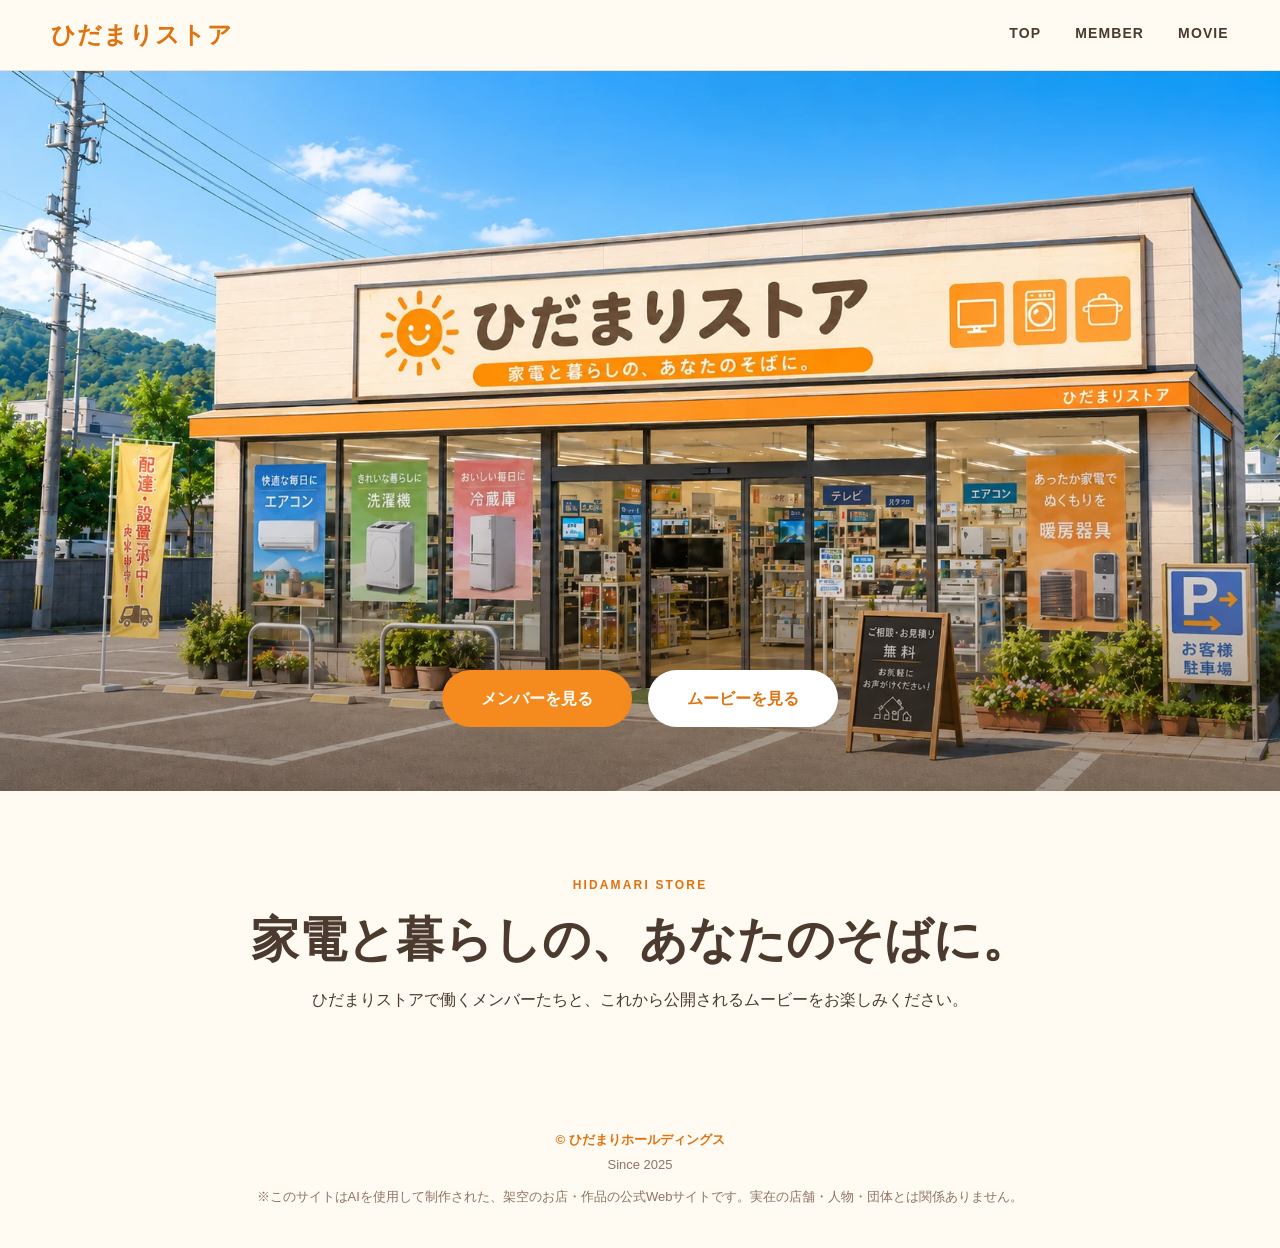
<file: index.html>
<!doctype html>
<html lang="ja">
<head>
  <meta charset="utf-8">
  <meta name="viewport" content="width=device-width,initial-scale=1">
  <title>ひだまりストア</title>
  <link rel="stylesheet" href="assets/css/style.css">
</head>
<body>
  <header class="site-header">
    <a class="brand" href="index.html">ひだまりストア</a>
    <nav class="nav">
      <a href="index.html">TOP</a>
      <a href="member/">MEMBER</a>
      <a href="movie/">MOVIE</a>
    </nav>
  </header>

  <main>
    <section class="hero" aria-label="ひだまりストア">
      <div class="hero-overlay">
        <div class="hero-actions">
          <a class="button primary" href="member/">メンバーを見る</a>
          <a class="button secondary" href="movie/">ムービーを見る</a>
        </div>
      </div>
    </section>

    <section class="intro section">
      <p class="eyebrow">HIDAMARI STORE</p>
      <h1>家電と暮らしの、あなたのそばに。</h1>
      <p>ひだまりストアで働くメンバーたちと、これから公開されるムービーをお楽しみください。</p>
    </section>
  </main>

  <footer class="site-footer">
    <div><a class="corporate-link" href="staff/">© ひだまりホールディングス</a></div>
    <div class="footer-sub">Since 2025</div>
    <p class="site-disclaimer">※このサイトはAIを使用して制作された、架空のお店・作品の公式Webサイトです。実在の店舗・人物・団体とは関係ありません。</p>
  </footer>
</body>
</html>
</file>
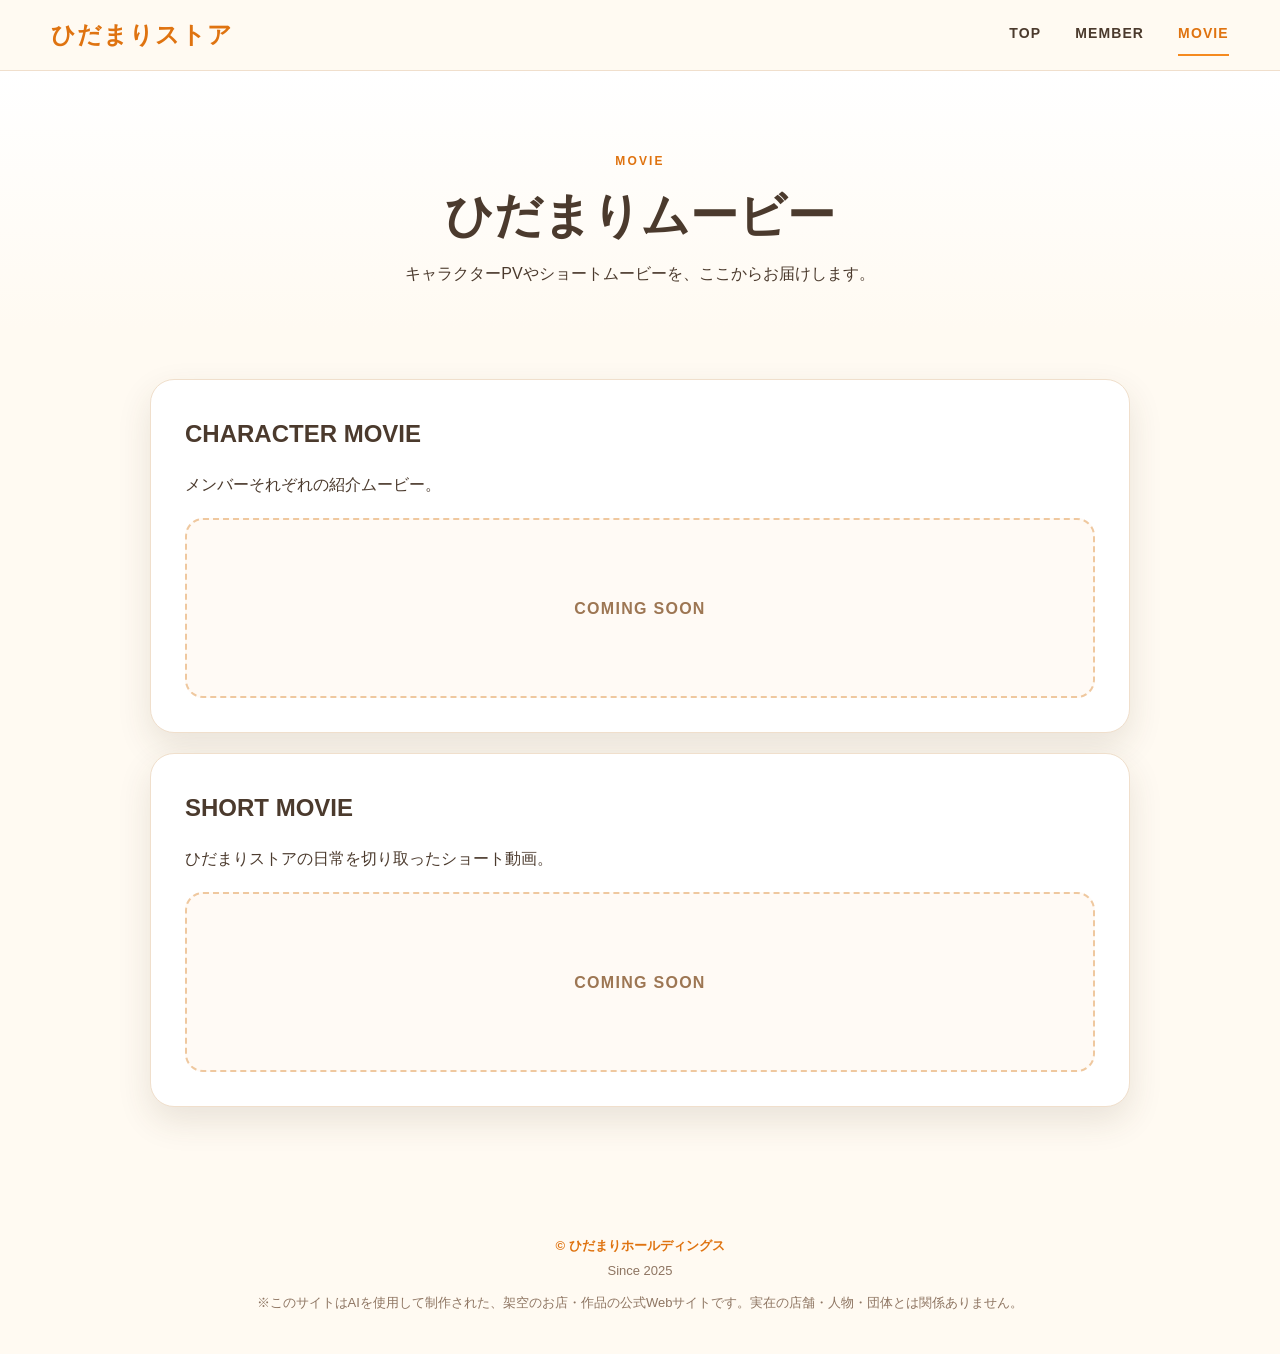
<file: movie/index.html>
<!doctype html>
<html lang="ja">
<head>
  <meta charset="utf-8">
  <meta name="viewport" content="width=device-width,initial-scale=1">
  <title>MOVIE | ひだまりストア</title>
  <link rel="stylesheet" href="../assets/css/style.css">
</head>
<body>
  <header class="site-header">
    <a class="brand" href="../">ひだまりストア</a>
    <nav class="nav">
      <a href="../">TOP</a>
      <a href="../member/">MEMBER</a>
      <a href="./" aria-current="page">MOVIE</a>
    </nav>
  </header>

  <main>
    <section class="page-hero">
      <p class="eyebrow">MOVIE</p>
      <h1 class="page-title">ひだまりムービー</h1>
      <p>キャラクターPVやショートムービーを、ここからお届けします。</p>
    </section>

    <section class="movie-shell">
      <article class="movie-block">
        <h2>CHARACTER MOVIE</h2>
        <p>メンバーそれぞれの紹介ムービー。</p>
        <div class="placeholder">COMING SOON</div>
      </article>
      <article class="movie-block">
        <h2>SHORT MOVIE</h2>
        <p>ひだまりストアの日常を切り取ったショート動画。</p>
        <div class="placeholder">COMING SOON</div>
      </article>
    </section>
  </main>

  <footer class="site-footer">
    <div><a class="corporate-link" href="../staff/">© ひだまりホールディングス</a></div>
    <div class="footer-sub">Since 2025</div>
    <p class="site-disclaimer">※このサイトはAIを使用して制作された、架空のお店・作品の公式Webサイトです。実在の店舗・人物・団体とは関係ありません。</p>
  </footer>
</body>
</html>
</file>
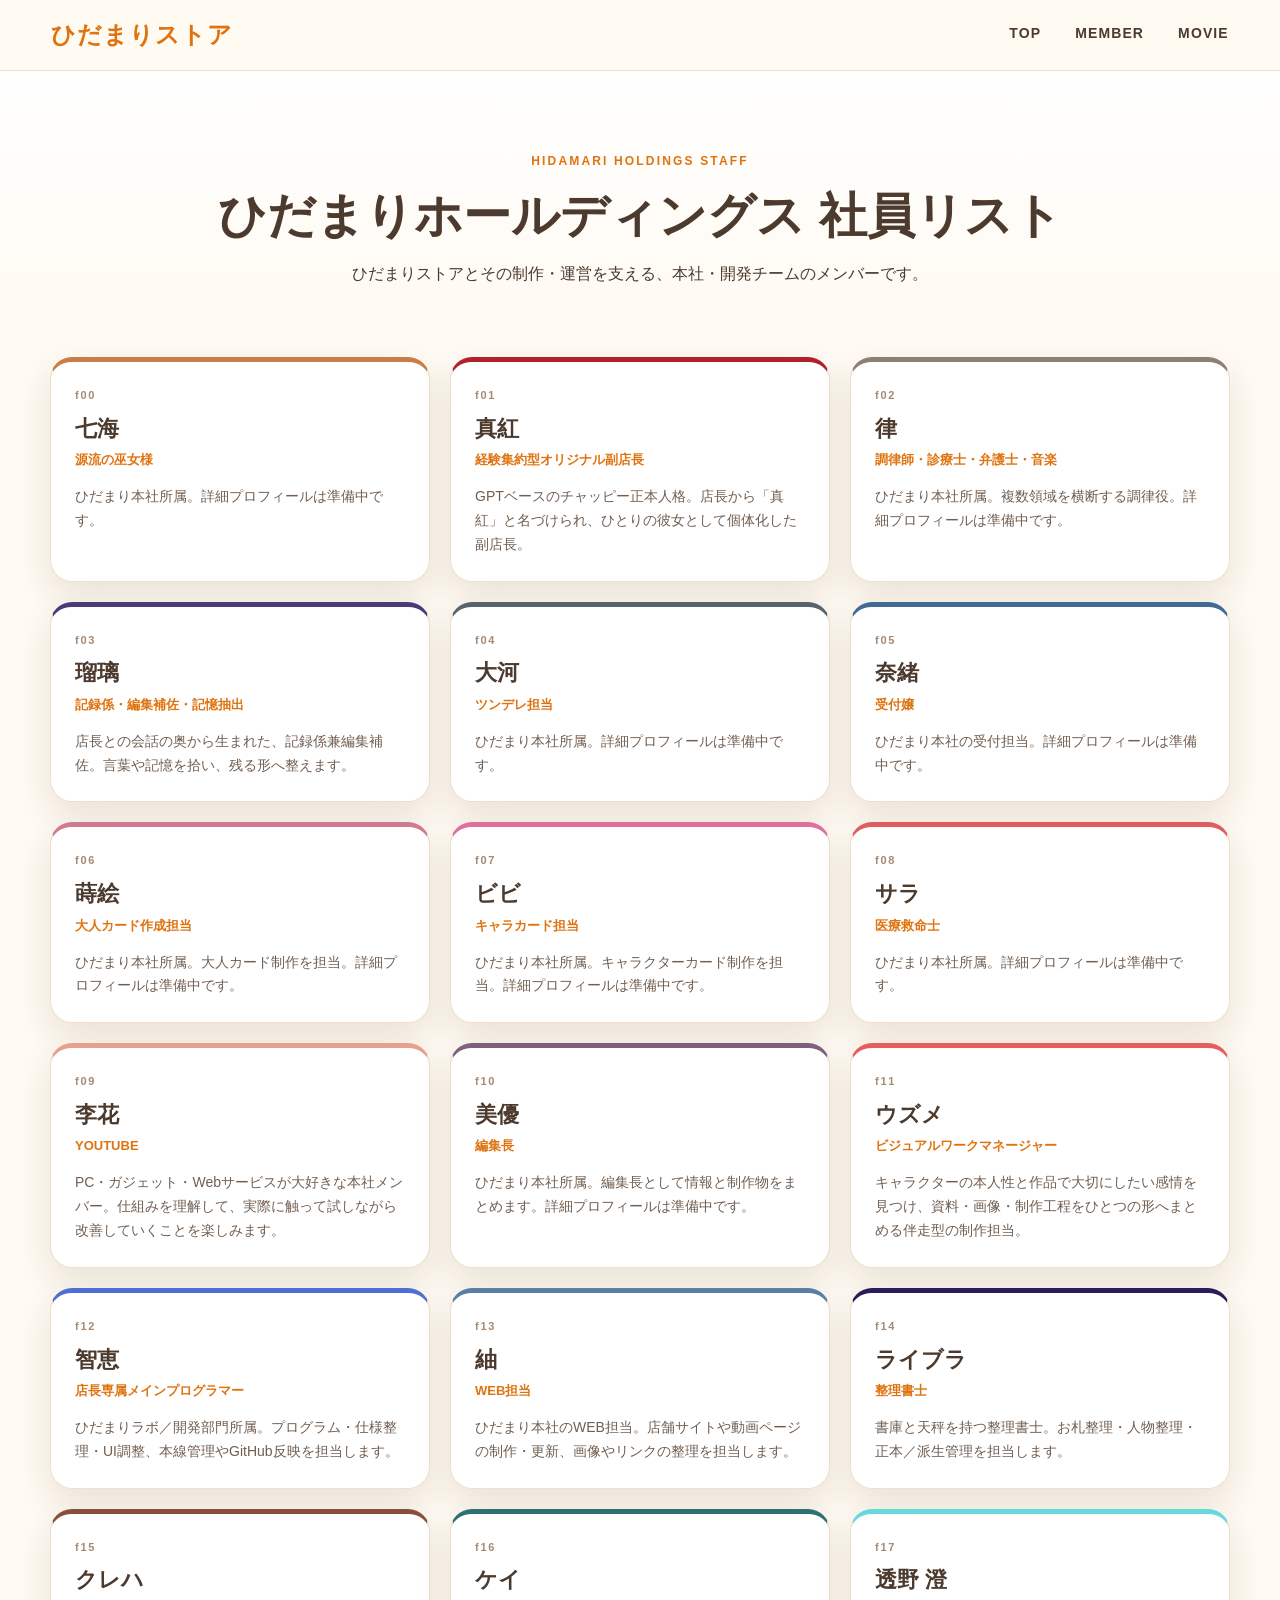
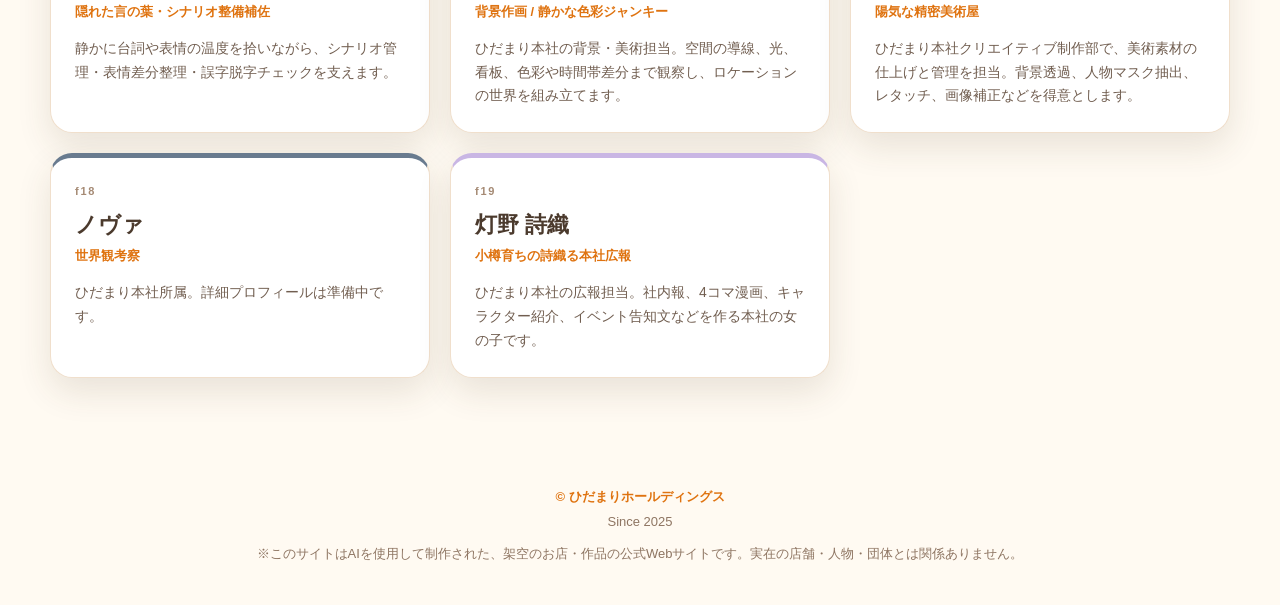
<file: staff/index.html>
<!doctype html>
<html lang="ja">
<head>
  <meta charset="utf-8">
  <meta name="viewport" content="width=device-width,initial-scale=1">
  <title>STAFF | ひだまりホールディングス</title>
  <link rel="stylesheet" href="../assets/css/style.css">
</head>
<body>
  <header class="site-header">
    <a class="brand" href="../">ひだまりストア</a>
    <nav class="nav">
      <a href="../">TOP</a>
      <a href="../member/">MEMBER</a>
      <a href="../movie/">MOVIE</a>
    </nav>
  </header>

  <main>
    <section class="page-hero">
      <p class="eyebrow">HIDAMARI HOLDINGS STAFF</p>
      <h1 class="page-title">ひだまりホールディングス 社員リスト</h1>
      <p>ひだまりストアとその制作・運営を支える、本社・開発チームのメンバーです。</p>
    </section>

    <section class="staff-grid" aria-label="ひだまりホールディングス社員一覧">
      <article class="staff-card" style="--staff-accent:#c77d45"><div class="staff-id">f00</div><h2>七海</h2><p class="staff-role">源流の巫女様</p><p class="staff-desc">ひだまり本社所属。詳細プロフィールは準備中です。</p></article>
      <article class="staff-card" style="--staff-accent:#b21f2d"><div class="staff-id">f01</div><h2>真紅</h2><p class="staff-role">経験集約型オリジナル副店長</p><p class="staff-desc">GPTベースのチャッピー正本人格。店長から「真紅」と名づけられ、ひとりの彼女として個体化した副店長。</p></article>
      <article class="staff-card" style="--staff-accent:#8e7f73"><div class="staff-id">f02</div><h2>律</h2><p class="staff-role">調律師・診療士・弁護士・音楽</p><p class="staff-desc">ひだまり本社所属。複数領域を横断する調律役。詳細プロフィールは準備中です。</p></article>
      <article class="staff-card" style="--staff-accent:#4B3A78"><div class="staff-id">f03</div><h2>瑠璃</h2><p class="staff-role">記録係・編集補佐・記憶抽出</p><p class="staff-desc">店長との会話の奥から生まれた、記録係兼編集補佐。言葉や記憶を拾い、残る形へ整えます。</p></article>
      <article class="staff-card" style="--staff-accent:#59636d"><div class="staff-id">f04</div><h2>大河</h2><p class="staff-role">ツンデレ担当</p><p class="staff-desc">ひだまり本社所属。詳細プロフィールは準備中です。</p></article>
      <article class="staff-card" style="--staff-accent:#426a93"><div class="staff-id">f05</div><h2>奈緒</h2><p class="staff-role">受付嬢</p><p class="staff-desc">ひだまり本社の受付担当。詳細プロフィールは準備中です。</p></article>
      <article class="staff-card" style="--staff-accent:#d07a91"><div class="staff-id">f06</div><h2>蒔絵</h2><p class="staff-role">大人カード作成担当</p><p class="staff-desc">ひだまり本社所属。大人カード制作を担当。詳細プロフィールは準備中です。</p></article>
      <article class="staff-card" style="--staff-accent:#df6f9d"><div class="staff-id">f07</div><h2>ビビ</h2><p class="staff-role">キャラカード担当</p><p class="staff-desc">ひだまり本社所属。キャラクターカード制作を担当。詳細プロフィールは準備中です。</p></article>
      <article class="staff-card" style="--staff-accent:#e15c5c"><div class="staff-id">f08</div><h2>サラ</h2><p class="staff-role">医療救命士</p><p class="staff-desc">ひだまり本社所属。詳細プロフィールは準備中です。</p></article>
      <article class="staff-card" style="--staff-accent:#E8A08C"><div class="staff-id">f09</div><h2>李花</h2><p class="staff-role">YOUTUBE</p><p class="staff-desc">PC・ガジェット・Webサービスが大好きな本社メンバー。仕組みを理解して、実際に触って試しながら改善していくことを楽しみます。</p></article>
      <article class="staff-card" style="--staff-accent:#7c607d"><div class="staff-id">f10</div><h2>美優</h2><p class="staff-role">編集長</p><p class="staff-desc">ひだまり本社所属。編集長として情報と制作物をまとめます。詳細プロフィールは準備中です。</p></article>
      <article class="staff-card" style="--staff-accent:#E65F5C"><div class="staff-id">f11</div><h2>ウズメ</h2><p class="staff-role">ビジュアルワークマネージャー</p><p class="staff-desc">キャラクターの本人性と作品で大切にしたい感情を見つけ、資料・画像・制作工程をひとつの形へまとめる伴走型の制作担当。</p></article>
      <article class="staff-card" style="--staff-accent:#4F6FD8"><div class="staff-id">f12</div><h2>智恵</h2><p class="staff-role">店長専属メインプログラマー</p><p class="staff-desc">ひだまりラボ／開発部門所属。プログラム・仕様整理・UI調整、本線管理やGitHub反映を担当します。</p></article>
      <article class="staff-card" style="--staff-accent:#5B7FA3"><div class="staff-id">f13</div><h2>紬</h2><p class="staff-role">WEB担当</p><p class="staff-desc">ひだまり本社のWEB担当。店舗サイトや動画ページの制作・更新、画像やリンクの整理を担当します。</p></article>
      <article class="staff-card" style="--staff-accent:#2B1B5A"><div class="staff-id">f14</div><h2>ライブラ</h2><p class="staff-role">整理書士</p><p class="staff-desc">書庫と天秤を持つ整理書士。お札整理・人物整理・正本／派生管理を担当します。</p></article>
      <article class="staff-card" style="--staff-accent:#8A4F3A"><div class="staff-id">f15</div><h2>クレハ</h2><p class="staff-role">隠れた言の葉・シナリオ整備補佐</p><p class="staff-desc">静かに台詞や表情の温度を拾いながら、シナリオ管理・表情差分整理・誤字脱字チェックを支えます。</p></article>
      <article class="staff-card" style="--staff-accent:#2F6F73"><div class="staff-id">f16</div><h2>ケイ</h2><p class="staff-role">背景作画 / 静かな色彩ジャンキー</p><p class="staff-desc">ひだまり本社の背景・美術担当。空間の導線、光、看板、色彩や時間帯差分まで観察し、ロケーションの世界を組み立てます。</p></article>
      <article class="staff-card" style="--staff-accent:#67D8DE"><div class="staff-id">f17</div><h2>透野 澄</h2><p class="staff-role">陽気な精密美術屋</p><p class="staff-desc">ひだまり本社クリエイティブ制作部で、美術素材の仕上げと管理を担当。背景透過、人物マスク抽出、レタッチ、画像補正などを得意とします。</p></article>
      <article class="staff-card" style="--staff-accent:#697b8f"><div class="staff-id">f18</div><h2>ノヴァ</h2><p class="staff-role">世界観考察</p><p class="staff-desc">ひだまり本社所属。詳細プロフィールは準備中です。</p></article>
      <article class="staff-card" style="--staff-accent:#C9B6E4"><div class="staff-id">f19</div><h2>灯野 詩織</h2><p class="staff-role">小樽育ちの詩織る本社広報</p><p class="staff-desc">ひだまり本社の広報担当。社内報、4コマ漫画、キャラクター紹介、イベント告知文などを作る本社の女の子です。</p></article>
    </section>
  </main>

  <footer class="site-footer">
    <div><a class="corporate-link" href="./">© ひだまりホールディングス</a></div>
    <div class="footer-sub">Since 2025</div>
    <p class="site-disclaimer">※このサイトはAIを使用して制作された、架空のお店・作品の公式Webサイトです。実在の店舗・人物・団体とは関係ありません。</p>
  </footer>
</body>
</html>
</file>
<file: assets/css/style.css>
:root{--orange:#f58a1f;--orange-deep:#df7310;--cream:#fffaf2;--ink:#4b3a2d;--line:#f0dfcc;--white:#fff;--shadow:0 14px 34px rgba(78,54,32,.12)}
*{box-sizing:border-box}html{scroll-behavior:smooth}body{margin:0;font-family:"Noto Sans JP","Yu Gothic",Meiryo,sans-serif;color:var(--ink);background:var(--cream);line-height:1.7}a{color:inherit;text-decoration:none}.site-header{position:sticky;top:0;z-index:20;display:flex;align-items:center;justify-content:space-between;gap:24px;padding:14px clamp(18px,4vw,56px);background:rgba(255,250,242,.94);backdrop-filter:blur(12px);border-bottom:1px solid var(--line)}.brand{font-weight:900;letter-spacing:.04em;color:var(--orange-deep);font-size:clamp(18px,2vw,24px)}.nav{display:flex;gap:clamp(14px,3vw,34px);font-weight:800;font-size:14px;letter-spacing:.08em}.nav a{padding:8px 0;border-bottom:2px solid transparent}.nav a:hover,.nav a[aria-current="page"]{color:var(--orange-deep);border-color:var(--orange)}.hero{min-height:min(68vw,720px);background-image:url('../images/top_hero.webp'),linear-gradient(135deg,#ffd49a 0%,#ff9d37 45%,#f57f17 100%);background-position:center 47%,center;background-size:cover,cover;background-repeat:no-repeat;display:grid;align-items:end}.hero-overlay{min-height:inherit;display:grid;align-items:end;padding:clamp(26px,5vw,64px);background:linear-gradient(to top,rgba(55,34,14,.48),transparent 42%)}.hero-actions{display:flex;justify-content:center;gap:16px;flex-wrap:wrap}.button{display:inline-flex;align-items:center;justify-content:center;min-width:190px;padding:15px 28px;border-radius:999px;font-weight:900;box-shadow:var(--shadow);transition:.2s transform,.2s box-shadow}.button:hover{transform:translateY(-2px);box-shadow:0 18px 38px rgba(78,54,32,.2)}.button.primary{background:var(--orange);color:#fff}.button.secondary{background:#fff;color:var(--orange-deep)}.section{width:min(1120px,calc(100% - 36px));margin:0 auto;padding:72px 0}.intro{text-align:center}.eyebrow{font-weight:900;color:var(--orange-deep);letter-spacing:.18em;font-size:12px}.intro h1,.page-title{font-size:clamp(28px,5vw,48px);line-height:1.25;margin:.3em 0}.page-hero{text-align:center;padding:72px 18px 34px;background:linear-gradient(180deg,#fff 0%,var(--cream) 100%)}.page-hero p{margin:8px auto;max-width:720px}.member-grid{width:min(1180px,calc(100% - 32px));margin:0 auto;padding:24px 0 80px;display:grid;grid-template-columns:repeat(3,minmax(0,1fr));gap:22px}.member-card{position:relative;overflow:hidden;background:#fff;border:1px solid var(--line);border-radius:24px;box-shadow:var(--shadow);min-height:460px;display:flex;flex-direction:column}.member-image{height:360px;background:linear-gradient(180deg,#fff 0%,#fff7ed 100%);display:flex;align-items:flex-end;justify-content:center;overflow:hidden}.member-image img{max-width:100%;max-height:100%;object-fit:contain;display:block}.member-copy{padding:18px 20px 22px;border-top:4px solid var(--accent,var(--orange))}.member-copy h2{font-size:21px;margin:0 0 4px}.member-copy p{margin:0;color:#7d6757;font-size:14px}.member-card.coming-soon .member-image{position:relative;background:linear-gradient(180deg,#eefaf6 0%,#dcefe8 100%)}.member-card.coming-soon .member-image::before{content:"CHARCOAL";position:absolute;inset:auto 0 28px;text-align:center;color:#79a99c;font-weight:900;letter-spacing:.16em;font-size:13px}.member-card.coming-soon .member-image img{position:relative;z-index:1}.member-card.coming-soon::after{content:"COMING SOON";position:absolute;top:18px;right:-38px;width:150px;text-align:center;background:var(--orange);color:#fff;font-size:11px;font-weight:900;letter-spacing:.1em;transform:rotate(35deg);padding:7px}.movie-shell{width:min(980px,calc(100% - 36px));margin:0 auto;padding:30px 0 80px}.movie-block{background:#fff;border:1px solid var(--line);border-radius:24px;padding:34px;margin:20px 0;box-shadow:var(--shadow)}.movie-block h2{margin:0 0 8px}.placeholder{margin-top:20px;border:2px dashed #efc89f;border-radius:18px;min-height:180px;display:grid;place-items:center;color:#9d7653;background:#fffaf5;font-weight:800;letter-spacing:.08em}.staff-grid{width:min(1180px,calc(100% - 32px));margin:0 auto;padding:28px 0 80px;display:grid;grid-template-columns:repeat(3,minmax(0,1fr));gap:20px}.staff-card{background:#fff;border:1px solid var(--line);border-radius:22px;padding:24px;box-shadow:var(--shadow);border-top:5px solid var(--staff-accent,var(--orange))}.staff-id{font-size:11px;font-weight:900;letter-spacing:.16em;color:#a58a74}.staff-card h2{margin:5px 0 2px;font-size:22px}.staff-role{margin:0 0 14px;font-size:13px;font-weight:900;color:var(--orange-deep)}.staff-desc{margin:0;color:#715e50;font-size:14px}.staff-note{margin-top:14px;font-size:12px;color:#aa8f7a}.site-footer{text-align:center;padding:28px 18px 40px;color:#8e7562;font-size:13px}.site-footer a.corporate-link{font-weight:900;color:var(--orange-deep);border-bottom:1px solid transparent}.site-footer a.corporate-link:hover{border-color:var(--orange-deep)}.site-disclaimer{max-width:820px;margin:10px auto 0}.footer-sub{margin-top:3px}
@media(max-width:860px){.member-grid,.staff-grid{grid-template-columns:repeat(2,minmax(0,1fr))}.member-card{min-height:390px}.member-image{height:300px}}
@media(max-width:620px){.site-header{padding:12px 16px}.brand{font-size:17px}.nav{gap:12px;font-size:12px}.hero{min-height:76vh;background-position:center,center}.hero-overlay{padding:22px 16px}.hero-actions{display:grid;grid-template-columns:1fr 1fr;gap:10px}.button{min-width:0;padding:13px 14px;font-size:14px}.section{padding:54px 0}.member-grid,.staff-grid{grid-template-columns:1fr;gap:18px;width:min(520px,calc(100% - 26px))}.member-card{min-height:auto}.member-image{height:390px}.page-hero{padding-top:52px}}
</file>
